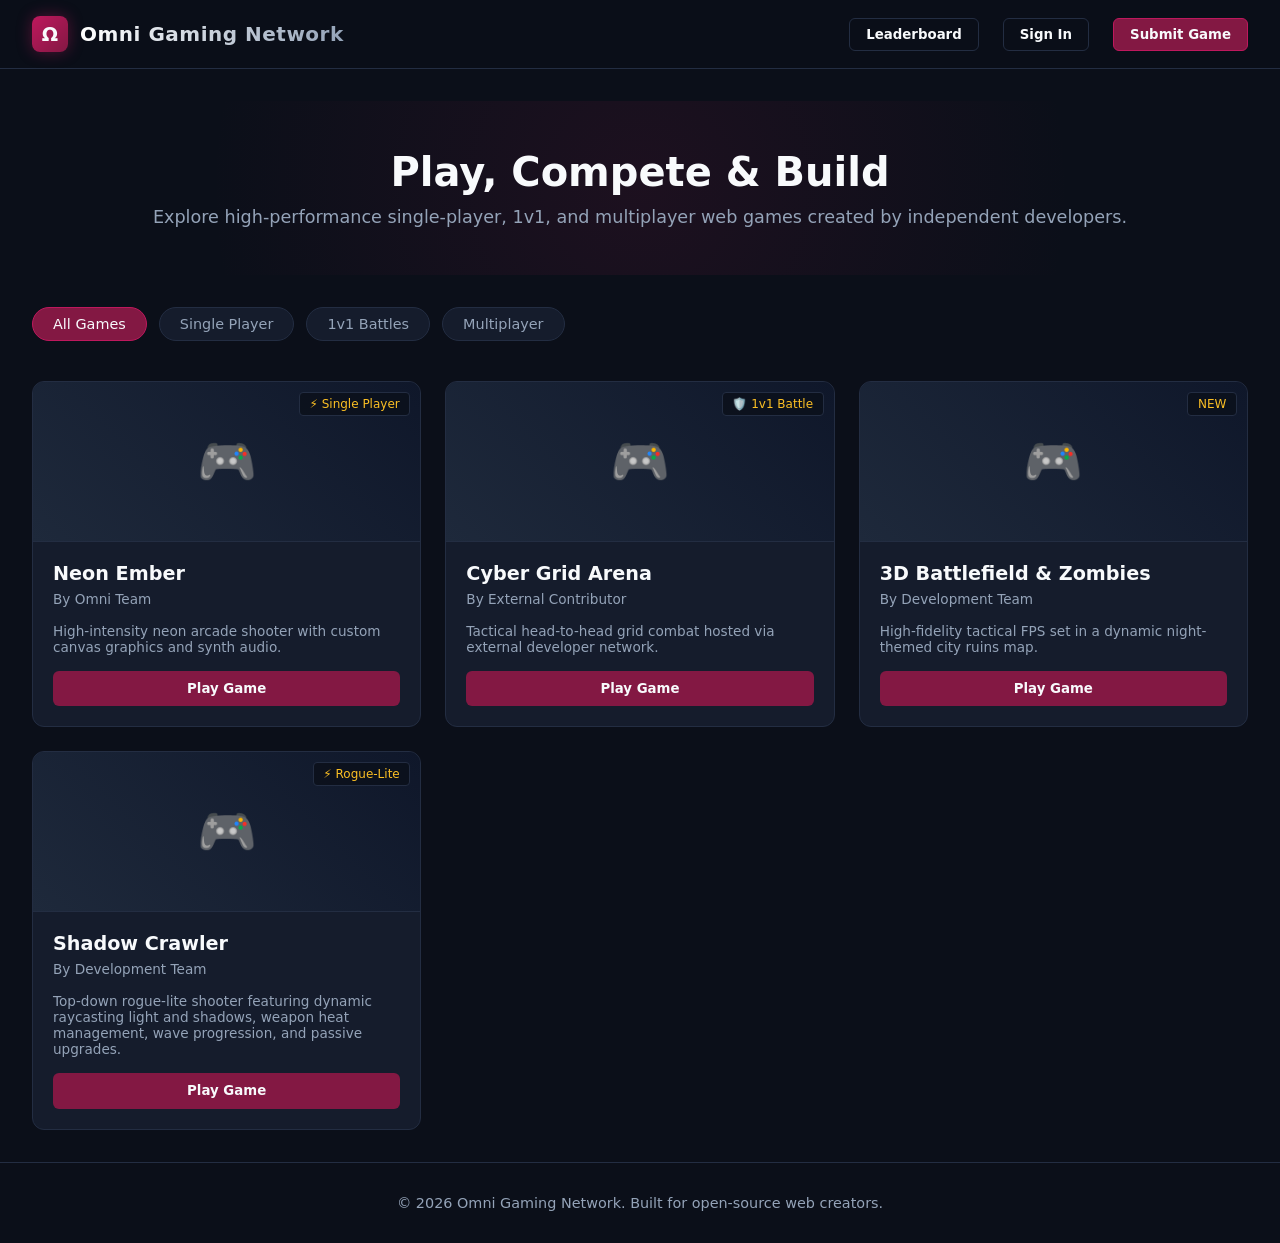
<file: index.html>
<!DOCTYPE html>
<html lang="en">
<head>
    <meta charset="UTF-8">
    <meta name="viewport" content="width=device-width, initial-scale=1.0">
    <title>Omni Gaming Network | Web Gaming Hub</title>
    <link rel="stylesheet" href="css/portal.css">
</head>
<body>

<!-- Header Navigation -->
<header>
    <div class="logo-container">
        <div class="logo-icon">Ω</div>
        <span class="logo-text">Omni Gaming Network</span>
    </div>
    <div class="nav-links">
        <button class="nav-btn" onclick="openLeaderboardModal()">Leaderboard</button>
        <button class="nav-btn" onclick="promptSignIn()">Sign In</button>
        <button class="nav-btn primary" onclick="alert('Check CONTRIBUTING.md to submit your own game via GitHub PR or URL!')">Submit Game</button>
    </div>
</header>

<!-- Main Content Area -->
<main>
    <section class="hero">
        <h1>Play, Compete & Build</h1>
        <p>Explore high-performance single-player, 1v1, and multiplayer web games created by independent developers.</p>
    </section>

    <!-- Category Filters -->
    <div class="filters">
        <button class="filter-chip active" onclick="filterGames('all')">All Games</button>
        <button class="filter-chip" onclick="filterGames('Single Player')">Single Player</button>
        <button class="filter-chip" onclick="filterGames('1v1')">1v1 Battles</button>
        <button class="filter-chip" onclick="filterGames('Multiplayer')">Multiplayer</button>
    </div>

    <!-- Dynamic Game Grid (Populated via portal.js & registry.json) -->
    <div class="game-grid" id="game-grid">
        <!-- Game cards injected dynamically -->
    </div>
</main>

<!-- Fullscreen Game Modal Container -->
<div id="game-modal">
    <div class="modal-header">
        <span class="modal-title" id="modal-game-title">Game Title</span>
        <button class="close-modal-btn" onclick="closeGameModal()">Exit Game</button>
    </div>
    <div class="modal-body" id="modal-iframe-container">
        <!-- Iframe injected dynamically -->
    </div>
</div>

<!-- Global Leaderboard Modal -->
<div id="leaderboard-modal" class="modal-backdrop" style="position: fixed; top: 0; left: 0; width: 100vw; height: 100vh; background: rgba(11, 15, 25, 0.98); z-index: 1000; display: none; flex-direction: column;">
    <div class="modal-header" style="background: var(--card-slate); border-bottom: 1px solid var(--border-slate); padding: 0.75rem 1.5rem; display: flex; justify-content: space-between; align-items: center;">
        <span class="modal-title">🏆 Global Leaderboard Rankings</span>
        <button class="close-modal-btn" onclick="closeLeaderboardModal()">Close</button>
    </div>
    <div style="flex: 1; max-width: 700px; width: 100%; margin: 0 auto; padding: 2rem; overflow-y: auto;" id="leaderboard-list-container">
        <!-- Rankings injected dynamically via leaderboard.js -->
    </div>
</div>

<footer>
    <p>&copy; 2026 Omni Gaming Network. Built for open-source web creators.</p>
</footer>

<!-- Scripts -->
<script src="js/auth.js"></script>
<script src="js/leaderboard.js"></script>
<script src="js/portal.js"></script>
</body>
</html>
</file>
<file: css/portal.css>
:root {
    --bg-slate: #0b0f19;
    --card-slate: #151c2c;
    --border-slate: #232d42;
    --burgundy-primary: #831843;
    --burgundy-glow: #be185d;
    --text-main: #f8fafc;
    --text-muted: #94a3b8;
    --accent-gold: #fbbf24;
}

* {
    box-sizing: border-box;
    margin: 0;
    padding: 0;
    font-family: 'Segoe UI', system-ui, -apple-system, sans-serif;
}

body {
    background-color: var(--bg-slate);
    color: var(--text-main);
    min-height: 100vh;
    display: flex;
    flex-direction: column;
}

/* Header & Navigation */
header {
    background: rgba(11, 15, 25, 0.95);
    border-bottom: 1px solid var(--border-slate);
    padding: 1rem 2rem;
    display: flex;
    justify-content: space-between;
    align-items: center;
    position: sticky;
    top: 0;
    z-index: 100;
    backdrop-filter: blur(8px);
}

.logo-container {
    display: flex;
    align-items: center;
    gap: 0.75rem;
}

.logo-icon {
    width: 36px;
    height: 36px;
    background: linear-gradient(135deg, var(--burgundy-glow), var(--burgundy-primary));
    border-radius: 8px;
    display: flex;
    align-items: center;
    justify-content: center;
    font-weight: bold;
    font-size: 1.2rem;
    box-shadow: 0 0 15px rgba(190, 24, 93, 0.4);
}

.logo-text {
    font-size: 1.25rem;
    font-weight: 700;
    letter-spacing: 0.5px;
    background: linear-gradient(90deg, #fff, var(--text-muted));
    -webkit-background-clip: text;
    -webkit-text-fill-color: transparent;
}

.nav-links {
    display: flex;
    gap: 1.5rem;
    align-items: center;
}

.nav-btn {
    background: transparent;
    border: 1px solid var(--border-slate);
    color: var(--text-main);
    padding: 0.5rem 1rem;
    border-radius: 6px;
    cursor: pointer;
    font-weight: 600;
    transition: all 0.2s ease;
}

.nav-btn:hover {
    border-color: var(--burgundy-glow);
    background: rgba(131, 24, 67, 0.15);
}

.nav-btn.primary {
    background: var(--burgundy-primary);
    border-color: var(--burgundy-glow);
}

.nav-btn.primary:hover {
    background: var(--burgundy-glow);
}

/* Main Container & Hero */
main {
    flex: 1;
    max-width: 1400px;
    width: 100%;
    margin: 0 auto;
    padding: 2rem;
}

.hero {
    text-align: center;
    padding: 3rem 1rem;
    margin-bottom: 2rem;
    background: radial-gradient(circle at center, rgba(131, 24, 67, 0.15) 0%, transparent 70%);
}

.hero h1 {
    font-size: 2.5rem;
    margin-bottom: 0.75rem;
    font-weight: 800;
}

.hero p {
    color: var(--text-muted);
    font-size: 1.1rem;
}

/* Category Filters */
.filters {
    display: flex;
    gap: 0.75rem;
    margin-bottom: 2rem;
    overflow-x: auto;
    padding-bottom: 0.5rem;
}

.filter-chip {
    background: var(--card-slate);
    border: 1px solid var(--border-slate);
    color: var(--text-muted);
    padding: 0.5rem 1.25rem;
    border-radius: 20px;
    cursor: pointer;
    font-size: 0.9rem;
    white-space: nowrap;
    transition: all 0.2s;
}

.filter-chip.active, .filter-chip:hover {
    background: var(--burgundy-primary);
    border-color: var(--burgundy-glow);
    color: var(--text-main);
}

/* Game Grid */
.game-grid {
    display: grid;
    grid-template-columns: repeat(auto-fill, minmax(300px, 1fr));
    gap: 1.5rem;
}

.game-card {
    background: var(--card-slate);
    border: 1px solid var(--border-slate);
    border-radius: 12px;
    overflow: hidden;
    transition: transform 0.2s, border-color 0.2s, box-shadow 0.2s;
    display: flex;
    flex-direction: column;
}

.game-card:hover {
    transform: translateY(-4px);
    border-color: var(--burgundy-glow);
    box-shadow: 0 10px 25px rgba(131, 24, 67, 0.2);
}

.game-thumb {
    height: 160px;
    background: linear-gradient(45deg, #1e293b, #0f172a);
    display: flex;
    align-items: center;
    justify-content: center;
    position: relative;
    border-bottom: 1px solid var(--border-slate);
}

.game-badge {
    position: absolute;
    top: 10px;
    right: 10px;
    background: rgba(11, 15, 25, 0.8);
    border: 1px solid var(--border-slate);
    padding: 0.25rem 0.6rem;
    border-radius: 4px;
    font-size: 0.75rem;
    color: var(--accent-gold);
}

.game-info {
    padding: 1.25rem;
    display: flex;
    flex-direction: column;
    flex: 1;
}

.game-title {
    font-size: 1.2rem;
    font-weight: 700;
    margin-bottom: 0.35rem;
}

.game-author {
    font-size: 0.85rem;
    color: var(--text-muted);
    margin-bottom: 1rem;
}

.play-btn {
    margin-top: auto;
    background: var(--burgundy-primary);
    color: var(--text-main);
    border: none;
    padding: 0.65rem;
    border-radius: 6px;
    font-weight: 600;
    cursor: pointer;
    text-align: center;
    transition: background 0.2s;
    text-decoration: none;
}

.play-btn:hover {
    background: var(--burgundy-glow);
}

/* Fullscreen Game Modal / Container */
#game-modal {
    position: fixed;
    top: 0;
    left: 0;
    width: 100vw;
    height: 100vh;
    background: rgba(11, 15, 25, 0.98);
    z-index: 1000;
    display: none;
    flex-direction: column;
}

#game-modal.active {
    display: flex;
}

.modal-header {
    background: var(--card-slate);
    border-bottom: 1px solid var(--border-slate);
    padding: 0.75rem 1.5rem;
    display: flex;
    justify-content: space-between;
    align-items: center;
}

.modal-title {
    font-weight: 600;
    font-size: 1.1rem;
}

.close-modal-btn {
    background: #ef4444;
    color: white;
    border: none;
    padding: 0.4rem 0.9rem;
    border-radius: 6px;
    cursor: pointer;
    font-weight: 600;
}

.modal-body {
    flex: 1;
    width: 100%;
    height: 100%;
}

.modal-body iframe {
    width: 100%;
    height: 100%;
    border: none;
}

/* Footer */
footer {
    text-align: center;
    padding: 2rem;
    border-top: 1px solid var(--border-slate);
    color: var(--text-muted);
    font-size: 0.9rem;
}
</file>
